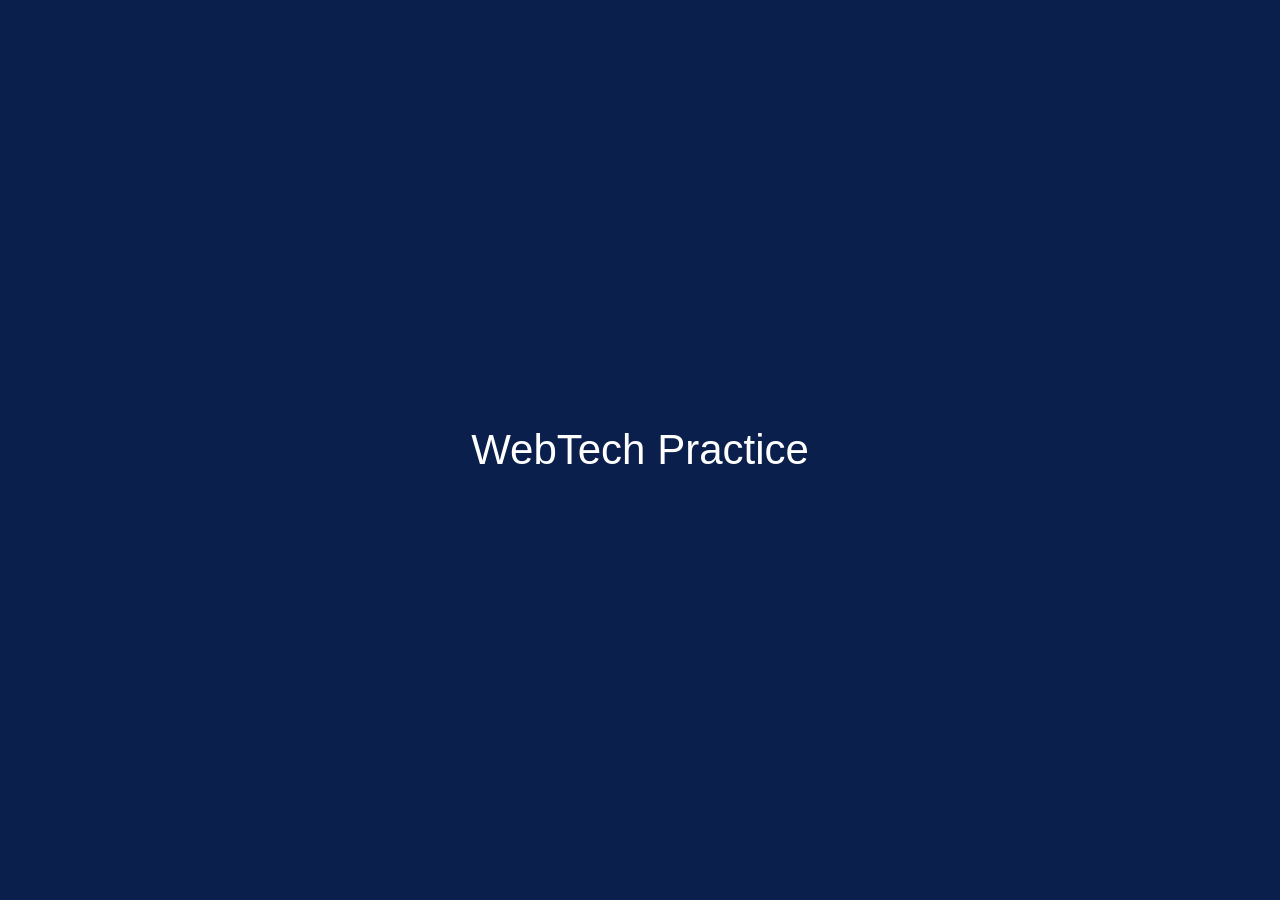
<file: intro.html>
<!DOCTYPE html>
<html lang="en">
<head>
  <meta charset="UTF-8">
  <meta name="viewport" content="width=device-width, initial-scale=1.0">
  <title>WebTech Practice</title>
  <link rel="stylesheet" href="css/style.css">
  <link rel="stylesheet" href="css/intro.css">
</head>
<body>

  <section class="intro-cover">
    <h1>WebTech Practice</h1>
  </section>

</body>
</html>
</file>
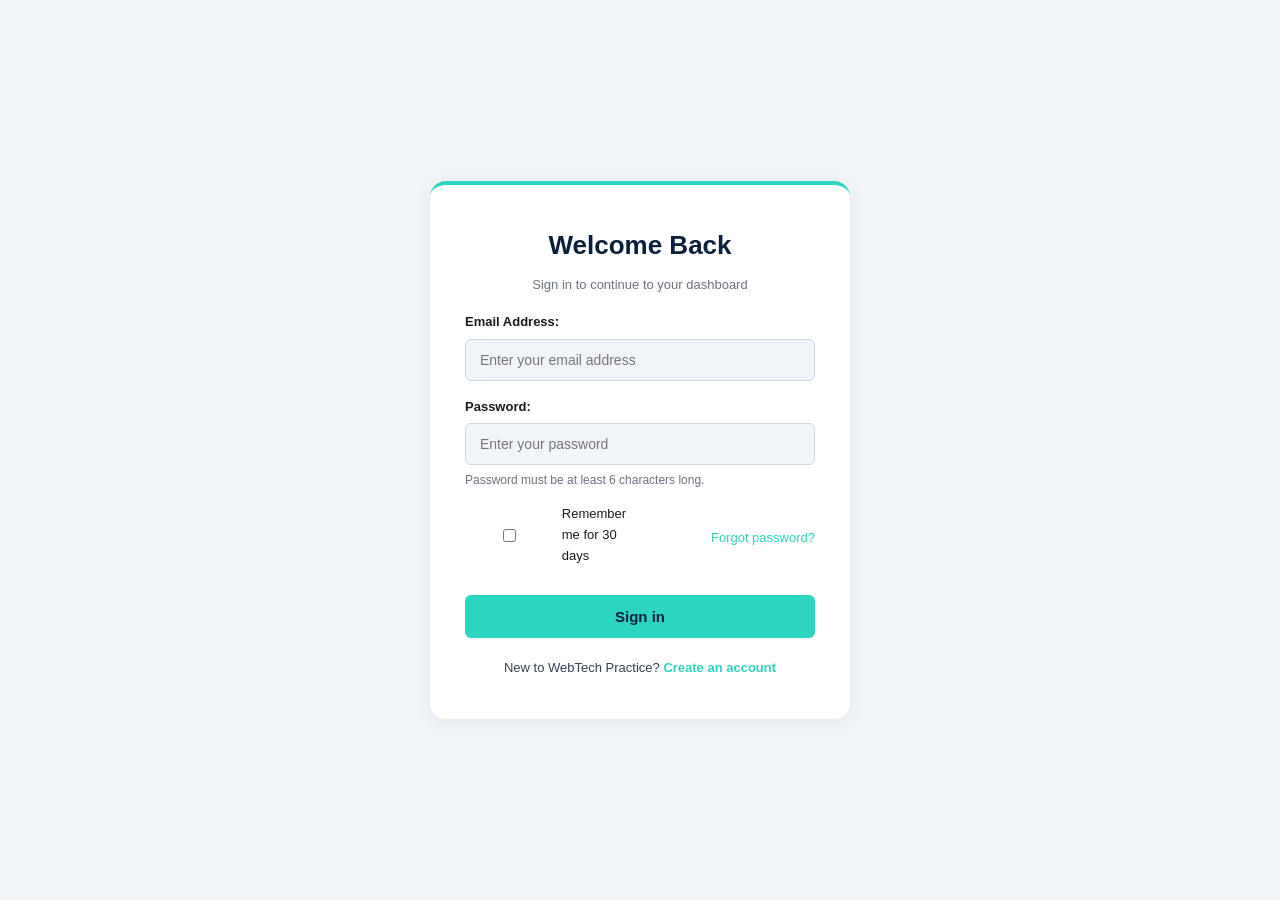
<file: login.html>
<!DOCTYPE html>
<html lang="en">
<head>
  <meta charset="UTF-8">
  <meta name="viewport" content="width=device-width, initial-scale=1.0">
  <title>Login - WebTech Practice</title>
  <link rel="stylesheet" href="css/style.css">
  <link rel="stylesheet" href="css/auth.css">
</head>
<body>

  <div class="auth-card">
    <h1>Welcome Back</h1>
    <p class="subtitle">Sign in to continue to your dashboard</p>

    <form id="loginForm">
      <label for="email">Email Address:</label>
      <input type="email" id="email" name="email" placeholder="Enter your email address" required>

      <label for="password">Password:</label>
      <input type="password" id="password" name="password" placeholder="Enter your password" required>
      <p class="hint">Password must be at least 6 characters long.</p>

      <div class="form-row">
        <label class="checkbox-label">
          <input type="checkbox" name="remember">
          Remember me for 30 days
        </label>
        <a href="#" class="forgot-link">Forgot password?</a>
      </div>

      <button type="submit" class="btn-primary">Sign in</button>
    </form>

    <p class="switch-text">New to WebTech Practice? <a href="signup.html">Create an account</a></p>
  </div>
  <script src="js/storage.js"></script>
<script src="js/auth.js"></script>

</body>
</html>
</file>
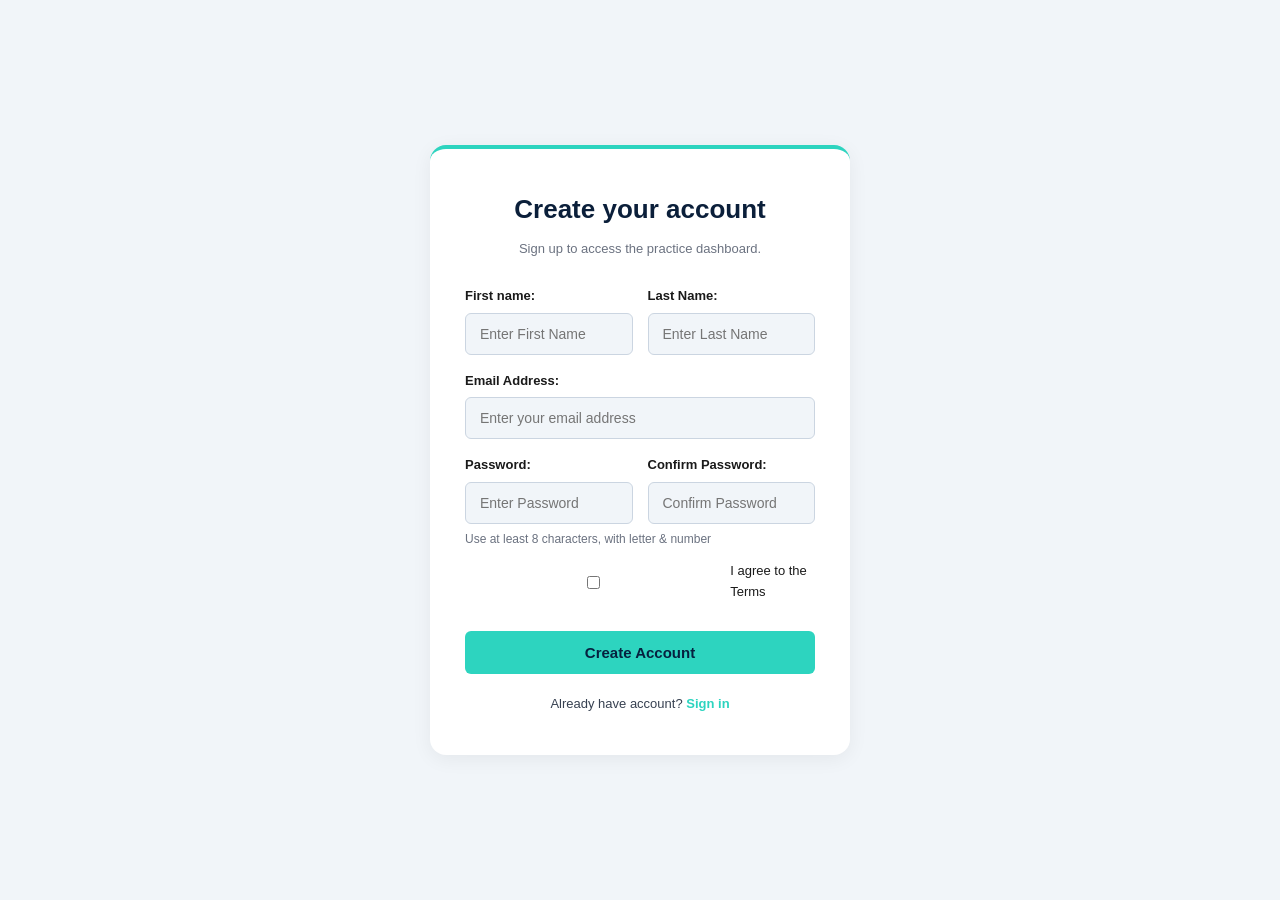
<file: signup.html>
<!DOCTYPE html>
<html lang="en">
<head>
  <meta charset="UTF-8">
  <meta name="viewport" content="width=device-width, initial-scale=1.0">
  <title>Sign Up - WebTech Practice</title>
  <link rel="stylesheet" href="css/style.css">
  <link rel="stylesheet" href="css/auth.css">
</head>
<body>

  <div class="auth-card">
    <h1>Create your account</h1>
    <p class="subtitle">Sign up to access the practice dashboard.</p>

    <form id="signupForm">
      <div class="form-row-split">
        <div>
          <label for="fname">First name:</label>
          <input type="text" id="fname" name="fname" placeholder="Enter First Name" required>
        </div>
        <div>
          <label for="lname">Last Name:</label>
          <input type="text" id="lname" name="lname" placeholder="Enter Last Name" required>
        </div>
      </div>

      <label for="email">Email Address:</label>
      <input type="email" id="email" name="email" placeholder="Enter your email address" required>

      <div class="form-row-split">
        <div>
          <label for="password">Password:</label>
          <input type="password" id="password" name="password" placeholder="Enter Password" required>
        </div>
        <div>
          <label for="cpassword">Confirm Password:</label>
          <input type="password" id="cpassword" name="cpassword" placeholder="Confirm Password" required>
        </div>
      </div>
      <p class="hint">Use at least 8 characters, with letter &amp; number</p>

      <label class="checkbox-label">
        <input type="checkbox" name="terms" required>
        I agree to the Terms
      </label>

      <button type="submit" class="btn-primary">Create Account</button>
    </form>

    <p class="switch-text">Already have account? <a href="login.html">Sign in</a></p>
  </div>
  <script src="js/storage.js"></script>
<script src="js/auth.js"></script>

</body>
</html>
</file>
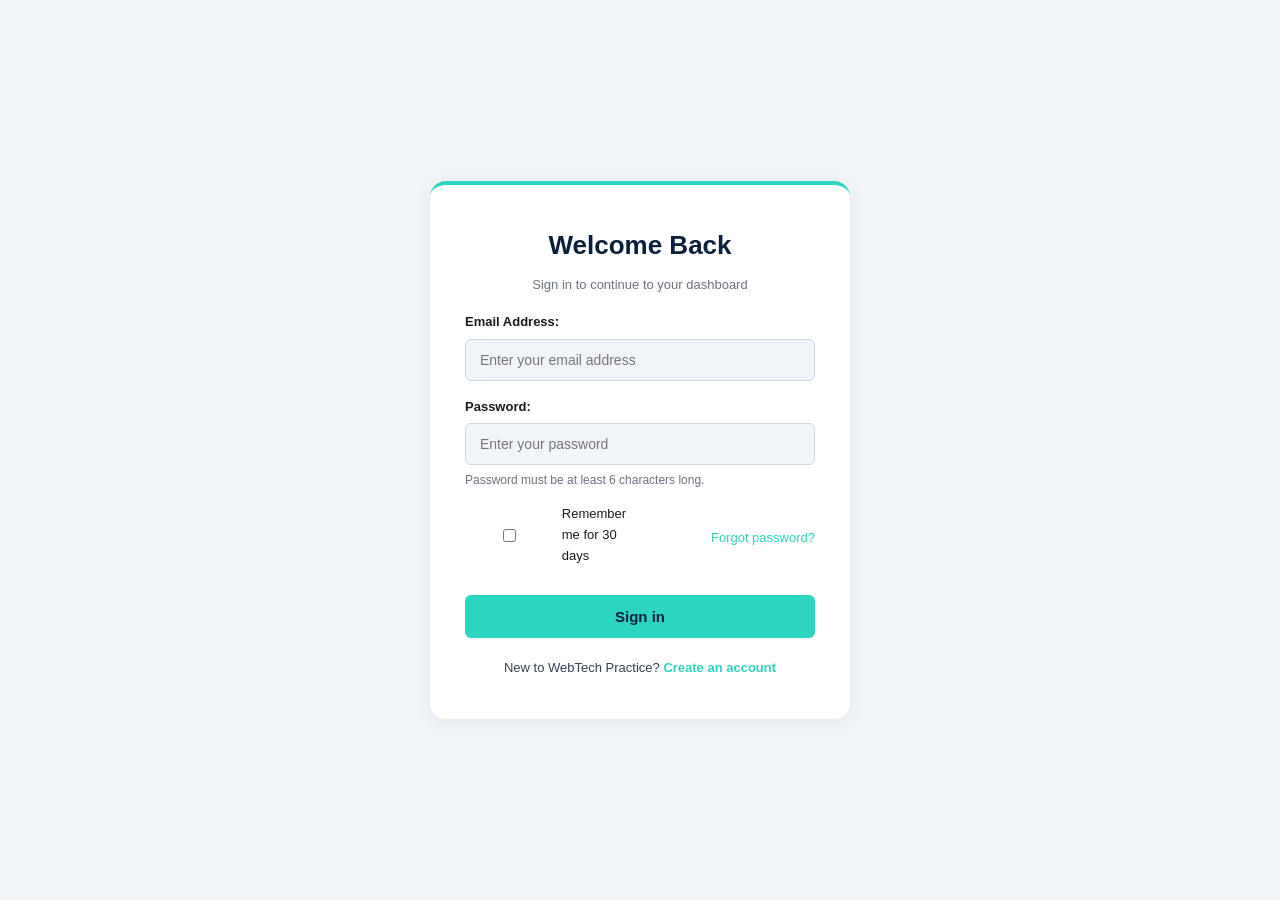
<file: dashboard/help.html>
<!DOCTYPE html>
<html lang="en">
<head>
  <meta charset="UTF-8">
  <meta name="viewport" content="width=device-width, initial-scale=1.0">
  <title>Help &amp; Support - WebTech Practice</title>
  <link rel="stylesheet" href="../css/style.css">
  <link rel="stylesheet" href="../css/dashboard.css">
</head>
<body>

  <header class="dash-topbar">
    <div class="user-info">
      <div class="avatar">DU</div>
      <div>
        <p class="user-name">Demo User</p>
        <p class="user-email">demo@webtech.practice</p>
      </div>
    </div>
    <h2 class="dash-title">WebTech Practice Dashboard</h2>
  </header>

  <div class="dash-layout">

    <aside class="sidebar">
      <p class="sidebar-heading">DASHBOARD</p>
      <nav>
        <ul>
          <li><a href="overview.html">Overview</a></li>
          <li><a href="profile.html">Profile Settings</a></li>
          <li><a href="security.html">Security</a></li>
          <li><a href="notifications.html">Notification</a></li>
        </ul>
      </nav>

      <p class="sidebar-heading">QUICK ACTION</p>
      <nav>
        <ul>
          <li><a href="help.html" class="active">Help &amp; Support</a></li>
        </ul>
      </nav>

      <p class="sidebar-heading">ACCOUNT</p>
      <nav>
        <ul>
          <li><a href="../login.html">Sign out</a></li>
        </ul>
      </nav>
    </aside>

    <main class="dash-main">
      <section class="form-card">
        <h3>Help &amp; Support</h3>

        <h4>❓ Frequently Asked Questions</h4>

        <div class="faq-item">
          <h5>How do I update my profile?</h5>
          <p>Click on "Profile Settings" in the sidebar to edit your personal information, address, and other details.</p>
        </div>

        <div class="faq-item">
          <h5>Is my data secure?</h5>
          <p>This is a demo application that stores data in your browser's localStorage. In a production app, data would be encrypted and stored securely on servers.</p>
        </div>

        <div class="faq-item">
          <h5>How do I change my password?</h5>
          <p>Go to "Security" in the sidebar, enter your current password, then set and confirm your new password.</p>
        </div>

        <h4>📞 Contact Support</h4>
        <p class="section-desc">This is a demonstration application for learning web development. In a real application, you would find contact information and support options here.</p>
      </section>
    </main>

  </div>
  <script src="../js/storage.js"></script>
<script src="../js/dashboard.js"></script>

</body>
</html>
</file>
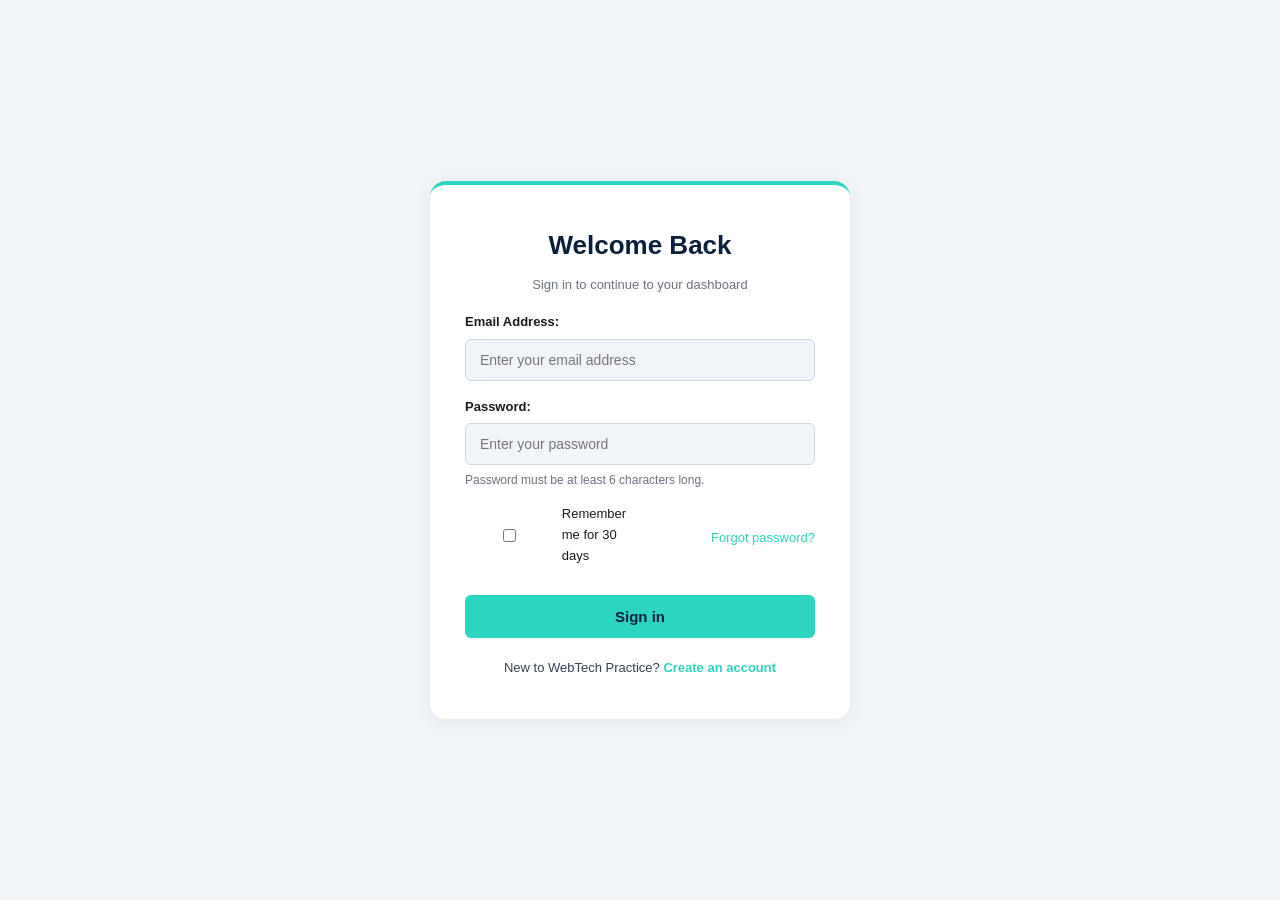
<file: dashboard/notifications.html>
<!DOCTYPE html>
<html lang="en">
<head>
  <meta charset="UTF-8">
  <meta name="viewport" content="width=device-width, initial-scale=1.0">
  <title>Notifications - WebTech Practice</title>
  <link rel="stylesheet" href="../css/style.css">
  <link rel="stylesheet" href="../css/dashboard.css">
</head>
<body>

  <header class="dash-topbar">
    <div class="user-info">
      <div class="avatar">DU</div>
      <div>
        <p class="user-name">Demo User</p>
        <p class="user-email">demo@webtech.practice</p>
      </div>
    </div>
    <h2 class="dash-title">WebTech Practice Dashboard</h2>
  </header>

  <div class="dash-layout">

    <aside class="sidebar">
      <p class="sidebar-heading">DASHBOARD</p>
      <nav>
        <ul>
          <li><a href="overview.html">Overview</a></li>
          <li><a href="profile.html">Profile Settings</a></li>
          <li><a href="security.html">Security</a></li>
          <li><a href="notifications.html" class="active">Notification</a></li>
        </ul>
      </nav>

      <p class="sidebar-heading">QUICK ACTION</p>
      <nav>
        <ul>
          <li><a href="help.html">Help &amp; Support</a></li>
        </ul>
      </nav>

      <p class="sidebar-heading">ACCOUNT</p>
      <nav>
        <ul>
          <li><a href="../login.html">Sign out</a></li>
        </ul>
      </nav>
    </aside>

    <main class="dash-main">
      <section class="form-card">
        <h3>Notifications</h3>

        <h4>🔔 Notification Preferences</h4>
        <p class="section-desc"><a href="#">Manage how and when you receive notifications about your account activity.</a></p>

        <div class="pref-grid">
          <div class="pref-card">
            <h5>✉️ Email Notifications</h5>
            <p>Receive important updates via email</p>
            <label class="checkbox-label">
              <input type="checkbox" checked>
              Enable email notifications
            </label>
          </div>
          <div class="pref-card">
            <h5>🔒 Security Alerts</h5>
            <p>Get notified about security changes</p>
            <label class="checkbox-label">
              <input type="checkbox" checked>
              Enable security alerts
            </label>
          </div>
        </div>

        <h4>Recent Activity</h4>
        <div class="activity-card">
          <label class="checkbox-label">
            <input type="checkbox" checked>
          </label>
          <div>
            <h5>Profile Updated</h5>
            <p>Your profile information was successfully updated</p>
            <span class="activity-time">Today</span>
          </div>
        </div>
      </section>
    </main>

  </div>
  <script src="../js/storage.js"></script>
<script src="../js/dashboard.js"></script>

</body>
</html>
</file>
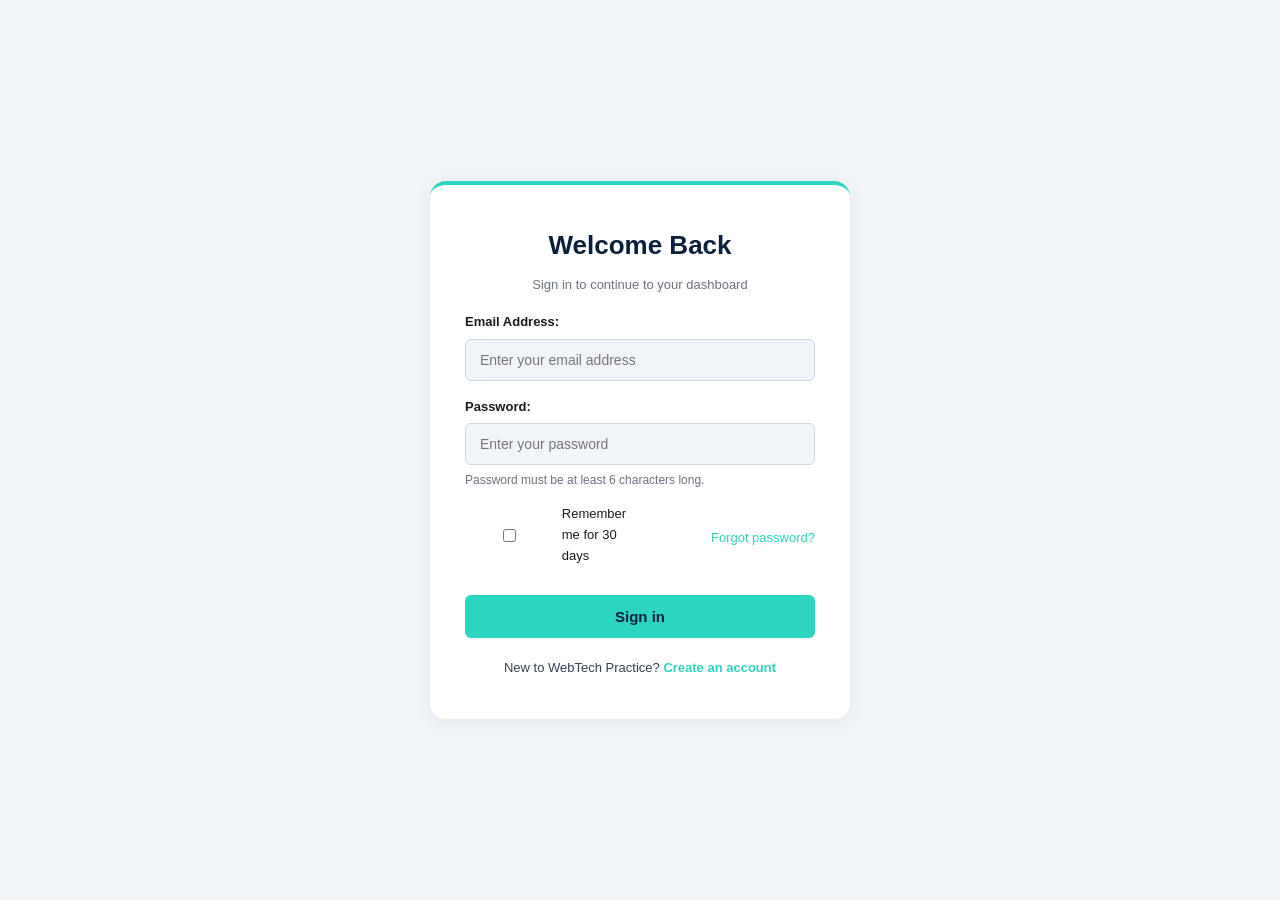
<file: dashboard/overview.html>
<!DOCTYPE html>
<html lang="en">
<head>
  <meta charset="UTF-8">
  <meta name="viewport" content="width=device-width, initial-scale=1.0">
  <title>Dashboard Overview - WebTech Practice</title>
  <link rel="stylesheet" href="../css/style.css">
  <link rel="stylesheet" href="../css/dashboard.css">
</head>
<body>

  <!-- Top bar -->
  <header class="dash-topbar">
    <div class="user-info">
      <div class="avatar">DU</div>
      <div>
        <p class="user-name">Demo User</p>
        <p class="user-email">demo@webtech.practice</p>
      </div>
    </div>
    <h2 class="dash-title">WebTech Practice Dashboard</h2>
  </header>

  <div class="dash-layout">

    <!-- Sidebar -->
    <aside class="sidebar">
      <p class="sidebar-heading">DASHBOARD</p>
      <nav>
        <ul>
          <li><a href="overview.html" class="active">Overview</a></li>
          <li><a href="profile.html">Profile Settings</a></li>
          <li><a href="security.html">Security</a></li>
          <li><a href="notifications.html">Notification</a></li>
        </ul>
      </nav>

      <p class="sidebar-heading">QUICK ACTION</p>
      <nav>
        <ul>
          <li><a href="help.html">Help &amp; Support</a></li>
        </ul>
      </nav>

      <p class="sidebar-heading">ACCOUNT</p>
      <nav>
        <ul>
          <li><a href="../login.html">Sign out</a></li>
        </ul>
      </nav>
    </aside>

    <!-- Main content -->
    <main class="dash-main">
      <section class="welcome-card">
        <h3>Welcome back, Demo User</h3>
        <p>Manage your profile settings and account preferences. Your data is securely stored in your browser's localStorage.</p>

        <div class="stat-grid">
          <div class="stat-card">
            <h4>Theme</h4>
            <p>Dark/Light mode persisted across all pages</p>
          </div>
          <div class="stat-card">
            <h4>Authentication</h4>
            <p>Secure session stored in browser storage</p>
          </div>
          <div class="stat-card">
            <h4>Profile</h4>
            <p>20% profile completed (1/5 fields)</p>
          </div>
          <div class="stat-card">
            <h4>Security</h4>
            <p>Password protection and account security</p>
          </div>
        </div>
      </section>

      <section class="quick-actions">
        <h3>Quick Actions</h3>
        <div class="action-grid">
          <a href="profile.html" class="action-card">
            <h4>Edit Profile</h4>
            <p>Update your personal information</p>
          </a>
          <a href="security.html" class="action-card">
            <h4>Change Password</h4>
            <p>Update your Account security</p>
          </a>
        </div>
      </section>
    </main>

  </div>
  <script src="../js/storage.js"></script>
<script src="../js/dashboard.js"></script>

</body>
</html>
</file>
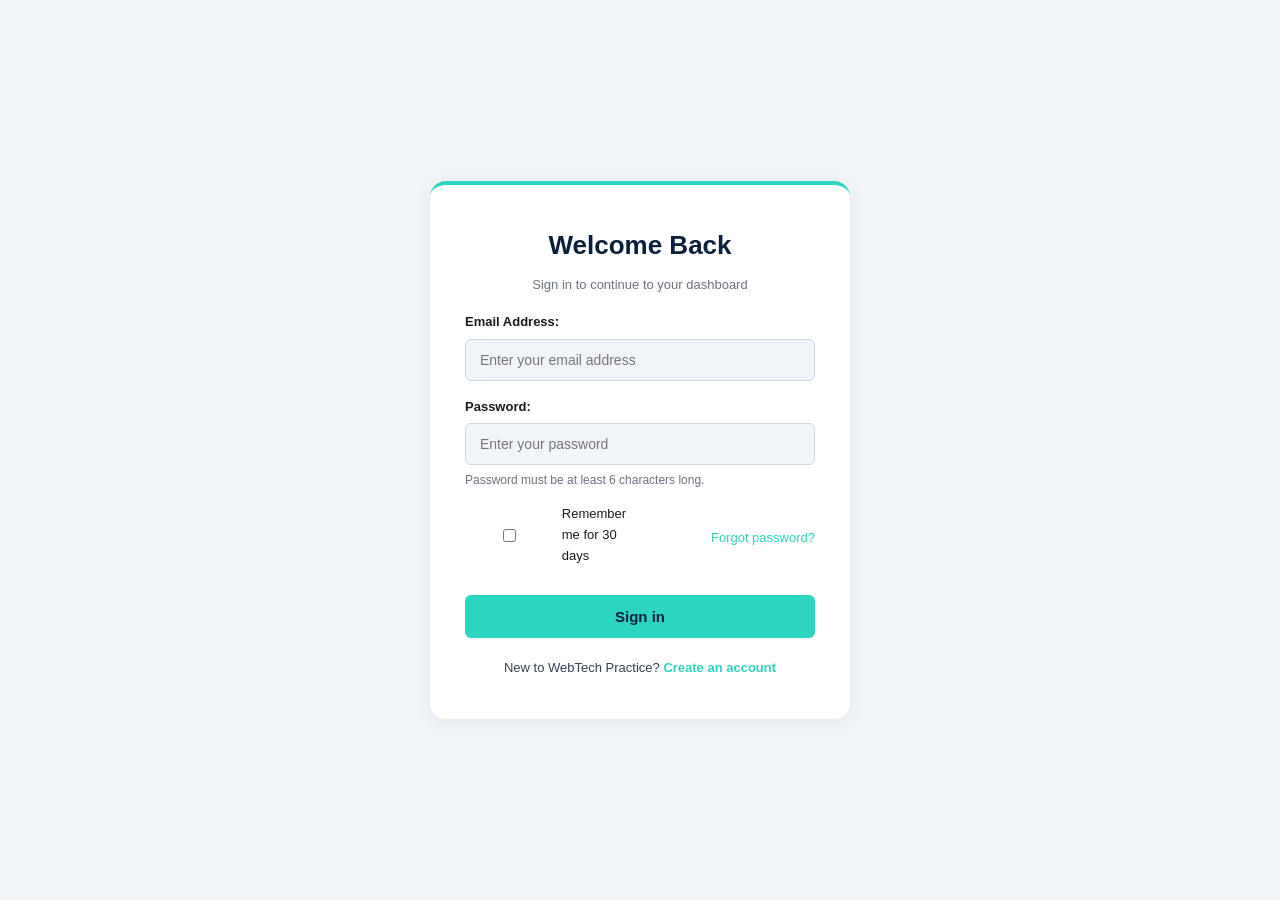
<file: dashboard/profile.html>
<!DOCTYPE html>
<html lang="en">
<head>
  <meta charset="UTF-8">
  <meta name="viewport" content="width=device-width, initial-scale=1.0">
  <title>Profile Settings - WebTech Practice</title>
  <link rel="stylesheet" href="../css/style.css">
  <link rel="stylesheet" href="../css/dashboard.css">
</head>
<body>

  <header class="dash-topbar">
    <div class="user-info">
      <div class="avatar">DU</div>
      <div>
        <p class="user-name">Demo User</p>
        <p class="user-email">demo@webtech.practice</p>
      </div>
    </div>
    <h2 class="dash-title">WebTech Practice Dashboard</h2>
  </header>

  <div class="dash-layout">

    <aside class="sidebar">
      <p class="sidebar-heading">DASHBOARD</p>
      <nav>
        <ul>
          <li><a href="overview.html">Overview</a></li>
          <li><a href="profile.html" class="active">Profile Settings</a></li>
          <li><a href="security.html">Security</a></li>
          <li><a href="notifications.html">Notification</a></li>
        </ul>
      </nav>

      <p class="sidebar-heading">QUICK ACTION</p>
      <nav>
        <ul>
          <li><a href="help.html">Help &amp; Support</a></li>
        </ul>
      </nav>

      <p class="sidebar-heading">ACCOUNT</p>
      <nav>
        <ul>
          <li><a href="../login.html">Sign out</a></li>
        </ul>
      </nav>
    </aside>

    <main class="dash-main">
      <section class="form-card">
        <h3>Profile Settings</h3>

        <form>
          <h4>Personal Information</h4>

          <div class="form-row-split">
            <div>
              <label for="fullname">Full Name</label>
              <input type="text" id="fullname" name="fullname" value="Demo User">
            </div>
            <div>
              <label for="dob">Date of Birth</label>
              <input type="date" id="dob" name="dob">
            </div>
          </div>

          <div class="form-row-split">
            <div>
              <label for="email">Email Address</label>
              <input type="email" id="email" name="email" value="demo@gmail.com">
            </div>
            <div>
              <label for="phone">Phone Number</label>
              <input type="tel" id="phone" name="phone" placeholder="+91 9876543210">
            </div>
          </div>

          <h4>Address Information</h4>

          <label for="address">Street Address</label>
          <textarea id="address" name="address" placeholder="Enter your complete address"></textarea>

          <div class="form-row-split">
            <div>
              <label for="pincode">PIN Code</label>
              <input type="text" id="pincode" name="pincode" placeholder="123456">
            </div>
            <div>
              <label for="city">City</label>
              <input type="text" id="city" name="city" placeholder="Ranchi">
            </div>
          </div>

          <div class="form-row-split">
            <div>
              <label for="country">Country</label>
              <input type="text" id="country" name="country" placeholder="India">
            </div>
            <div>
              <label for="github">GitHub Profile</label>
              <input type="url" id="github" name="github" placeholder="https://github.com/username">
            </div>
          </div>

          <div class="form-buttons">
            <button type="reset" class="btn-secondary">Cancel changes</button>
            <button type="submit" class="btn-primary">Save changes</button>
          </div>
        </form>
      </section>
    </main>
  </div>
  <script src="../js/storage.js"></script>
<script src="../js/dashboard.js"></script>
</body>
</html>
</file>
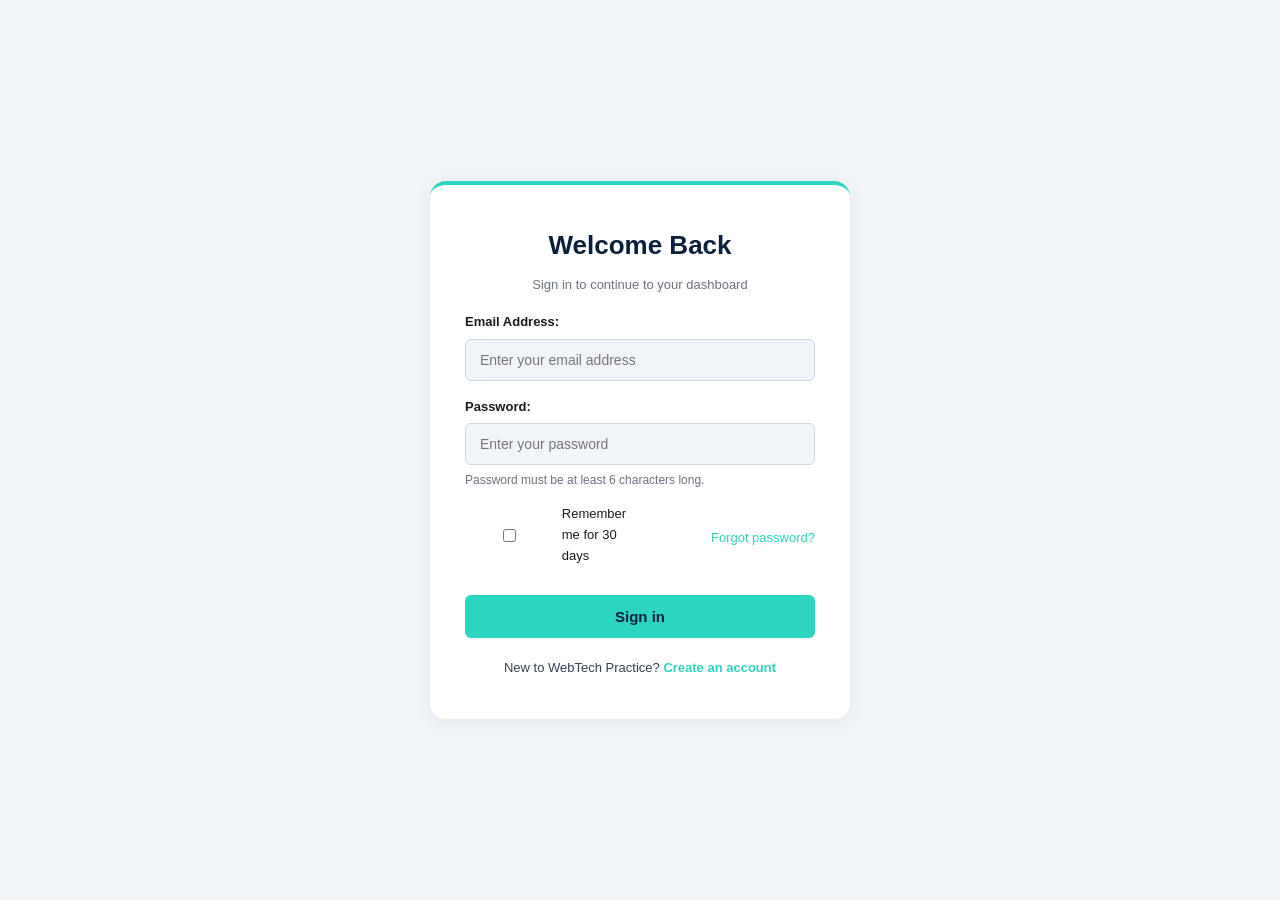
<file: dashboard/security.html>
<!DOCTYPE html>
<html lang="en">
<head>
  <meta charset="UTF-8">
  <meta name="viewport" content="width=device-width, initial-scale=1.0">
  <title>Security - WebTech Practice</title>
  <link rel="stylesheet" href="../css/style.css">
  <link rel="stylesheet" href="../css/dashboard.css">
</head>
<body>

  <header class="dash-topbar">
    <div class="user-info">
      <div class="avatar">DU</div>
      <div>
        <p class="user-name">Demo User</p>
        <p class="user-email">demo@webtech.practice</p>
      </div>
    </div>
    <h2 class="dash-title">WebTech Practice Dashboard</h2>
  </header>

  <div class="dash-layout">

    <aside class="sidebar">
      <p class="sidebar-heading">DASHBOARD</p>
      <nav>
        <ul>
          <li><a href="overview.html">Overview</a></li>
          <li><a href="profile.html">Profile Settings</a></li>
          <li><a href="security.html" class="active">Security</a></li>
          <li><a href="notifications.html">Notification</a></li>
        </ul>
      </nav>

      <p class="sidebar-heading">QUICK ACTION</p>
      <nav>
        <ul>
          <li><a href="help.html">Help &amp; Support</a></li>
        </ul>
      </nav>

      <p class="sidebar-heading">ACCOUNT</p>
      <nav>
        <ul>
          <li><a href="../login.html">Sign out</a></li>
        </ul>
      </nav>
    </aside>

    <main class="dash-main">
      <section class="form-card">
        <h3>Security Settings</h3>

        <h4>Security Settings</h4>
        <p class="section-desc">Keep your account secure by using a strong password and changing it regularly.</p>

        <form>
          <div class="form-row-split">
            <div>
              <label for="currentpass">Current Password</label>
              <input type="password" id="currentpass" name="currentpass" placeholder="Enter current password">
            </div>
            <div>
              <label for="newpass">New Password</label>
              <input type="password" id="newpass" name="newpass" placeholder="Minimum 6 characters">
            </div>
          </div>

          <label for="confirmpass">Confirm New Password</label>
          <input type="password" id="confirmpass" name="confirmpass" placeholder="Re-enter new password">

          <div class="form-buttons">
            <button type="reset" class="btn-secondary">Clear</button>
            <button type="submit" class="btn-primary">Update Password</button>
          </div>
        </form>

        <hr>

        <h4>Security Information</h4>
        <div class="info-grid">
          <div class="info-card">
            <h5>Account Created</h5>
            <p>8/31/2025</p>
          </div>
          <div class="info-card">
            <h5>Last Updated</h5>
            <p>Never updated</p>
          </div>
          <div class="info-card">
            <h5>Session</h5>
            <p>Current browser session active</p>
          </div>
        </div>
      </section>
    </main>
<script src="../js/storage.js"></script>
<script src="../js/dashboard.js"></script>
  </div>

</body>
</html>
</file>
<file: css/style.css>
/* ===== THEME VARIABLES ===== */
:root {
  --bg-color: #f1f5f9;
  --text-color: #1a1a1a;
  --card-bg: #ffffff;
  --navbar-bg: #0b1f4d;
}

body.dark-theme {
  --bg-color: #0f172a;
  --text-color: #f1f5f9;
  --card-bg: #1e293b;
  --navbar-bg: #000000;
}

/* Reset */
* {
  margin: 0;
  padding: 0;
  box-sizing: border-box;
}

body {
  font-family: 'Segoe UI', Arial, sans-serif;
  background-color: var(--bg-color);
  color: var(--text-color);
  line-height: 1.6;
  transition: background-color 0.3s, color 0.3s;
}

a {
  text-decoration: none;
  color: inherit;
}

ul {
  list-style: none;
}

img {
  max-width: 100%;
  display: block;
}

/* Common Buttons */
.btn-primary {
  background-color: #2dd4bf;
  color: #06213f;
  padding: 10px 20px;
  border-radius: 6px;
  font-weight: 600;
  border: none;
  cursor: pointer;
  display: inline-block;
}

.btn-primary:hover {
  background-color: #26bfa9;
}

.btn-secondary {
  background-color: #ffffff;
  color: #1a1a1a;
  border: 1px solid #cbd5e1;
  padding: 10px 20px;
  border-radius: 6px;
  font-weight: 600;
  cursor: pointer;
}

.btn-secondary:hover {
  background-color: #f1f5f9;
}

.btn-link {
  color: #1a1a1a;
  font-weight: 500;
  padding: 10px 15px;
}

.theme-btn {
  background: none;
  border: 1px solid #ffffff;
  color: #ffffff;
  padding: 8px 14px;
  border-radius: 6px;
  cursor: pointer;
  font-size: 14px;
}

button {
  font-family: inherit;
}

/* Section common spacing */
section {
  padding: 60px 40px;
}

h1, h2, h3, h4 {
  color: #0b1f3a;
}

/* Common Form Elements */
form label {
  display: block;
  font-size: 13px;
  font-weight: 600;
  margin-bottom: 6px;
  margin-top: 16px;
}

form input,
form textarea {
  width: 100%;
  padding: 12px 14px;
  border: 1px solid #cbd5e1;
  border-radius: 6px;
  background-color: #f1f5f9;
  font-size: 14px;
  outline: none;
}

form input:focus,
form textarea:focus {
  border-color: #2dd4bf;
  background-color: #ffffff;
}

form textarea {
  resize: vertical;
  min-height: 70px;
}

.hint {
  font-size: 12px;
  color: #6b7280;
  margin-top: 6px;
}

.checkbox-label {
  display: flex;
  align-items: center;
  gap: 8px;
  font-size: 13px;
  font-weight: 400;
  margin-top: 12px;
}

.form-row-split {
  display: flex;
  gap: 15px;
}

.form-row-split > div {
  flex: 1;
}
</file>
<file: css/intro.css>
body {
  margin: 0;
}

.intro-cover {
  background-color: #0b1f4d;
  height: 100vh;
  display: flex;
  align-items: center;
  justify-content: center;
  padding: 0;
}

.intro-cover h1 {
  color: #ffffff;
  font-size: 42px;
  font-weight: 500;
}
</file>
<file: css/auth.css>
body {
  background-color: #f1f5f9;
  min-height: 100vh;
  display: flex;
  align-items: center;
  justify-content: center;
  padding: 40px 20px;
}

.auth-card {
  background-color: #ffffff;
  max-width: 420px;
  width: 100%;
  padding: 40px 35px;
  border-radius: 16px;
  border-top: 4px solid #2dd4bf;
  box-shadow: 0 4px 20px rgba(0, 0, 0, 0.06);
}

.auth-card h1 {
  font-size: 26px;
  text-align: center;
  margin-bottom: 8px;
}

.auth-card .subtitle {
  text-align: center;
  font-size: 13px;
  color: #6b7280;
  margin-bottom: 10px;
}

.form-row {
  display: flex;
  justify-content: space-between;
  align-items: center;
  margin-top: 14px;
}

.form-row .checkbox-label {
  margin-top: 0;
}

.forgot-link {
  font-size: 13px;
  color: #2dd4bf;
  font-weight: 500;
}

.auth-card .btn-primary {
  width: 100%;
  padding: 13px;
  margin-top: 22px;
  font-size: 15px;
}

.switch-text {
  text-align: center;
  font-size: 13px;
  margin-top: 20px;
  color: #374151;
}

.switch-text a {
  color: #2dd4bf;
  font-weight: 600;
}
</file>
<file: css/dashboard.css>
body {
  background-color: #f1f5f9;
}

/* Top bar */
.dash-topbar {
  background-color: #0b1f4d;
  color: #ffffff;
  display: flex;
  align-items: center;
  gap: 40px;
  padding: 14px 25px;
}

.user-info {
  display: flex;
  align-items: center;
  gap: 10px;
  background-color: #ffffff;
  color: #1a1a1a;
  padding: 6px 14px;
  border-radius: 8px;
}

.avatar {
  background-color: #0b1f4d;
  color: #ffffff;
  width: 36px;
  height: 36px;
  border-radius: 50%;
  display: flex;
  align-items: center;
  justify-content: center;
  font-size: 13px;
  font-weight: 700;
}

.user-name {
  font-size: 13px;
  font-weight: 700;
}

.user-email {
  font-size: 11px;
  color: #6b7280;
}

.dash-title {
  font-size: 16px;
  font-weight: 600;
}

/* Layout: sidebar + main */
.dash-layout {
  display: flex;
  min-height: calc(100vh - 62px);
}

.sidebar {
  background-color: #ffffff;
  width: 240px;
  padding: 25px 15px;
  border-right: 1px solid #e5e7eb;
  display: flex;
  flex-direction: column;
}

.sidebar-heading {
  font-size: 11px;
  font-weight: 700;
  color: #9ca3af;
  margin: 20px 10px 8px 10px;
  letter-spacing: 0.5px;
}

.sidebar nav ul li a {
  display: block;
  padding: 10px 12px;
  border-radius: 6px;
  font-size: 14px;
  color: #374151;
  margin-bottom: 4px;
}

.sidebar nav ul li a:hover {
  background-color: #f1f5f9;
}

.sidebar nav ul li a.active {
  background-color: #ecfdf5;
  border: 1px solid #2dd4bf;
  color: #0b1f4d;
  font-weight: 600;
}

.sidebar nav:last-of-type {
  margin-top: auto;
}

/* Main content */
.dash-main {
  flex: 1;
  padding: 30px;
}

.welcome-card,
.form-card {
  background-color: #ffffff;
  border: 1px solid #2dd4bf;
  border-radius: 12px;
  padding: 30px;
  margin-bottom: 25px;
}

.welcome-card h3,
.form-card h3 {
  font-size: 20px;
  margin-bottom: 8px;
}

.welcome-card > p,
.section-desc {
  font-size: 13px;
  color: #6b7280;
  margin-bottom: 25px;
}

.form-card h4 {
  font-size: 15px;
  margin-top: 20px;
  margin-bottom: 5px;
}

/* Overview stat cards */
.stat-grid {
  display: grid;
  grid-template-columns: repeat(4, 1fr);
  gap: 15px;
}

.stat-card {
  border: 1px solid #e5e7eb;
  border-radius: 8px;
  padding: 15px;
}

.stat-card h4 {
  font-size: 14px;
  margin-bottom: 6px;
  margin-top: 0;
}

.stat-card p {
  font-size: 12px;
  color: #6b7280;
  margin-bottom: 12px;
}

.stat-card::after {
  content: "";
  display: block;
  height: 4px;
  background-color: #0b1f4d;
  border-radius: 2px;
  width: 70%;
}

/* Quick Actions */
.quick-actions h3 {
  font-size: 17px;
  margin-bottom: 15px;
}

.action-grid {
  display: grid;
  grid-template-columns: repeat(2, 1fr);
  gap: 15px;
}

.action-card {
  background-color: #f8fafc;
  border: 1px solid #e5e7eb;
  border-radius: 8px;
  padding: 20px;
  text-align: center;
}

.action-card h4 {
  font-size: 14px;
  margin-bottom: 5px;
}

.action-card p {
  font-size: 12px;
  color: #6b7280;
}

/* Form buttons row (Profile / Security) */
.form-buttons {
  display: flex;
  justify-content: flex-end;
  gap: 12px;
  margin-top: 25px;
}

/* Security info cards */
.info-grid {
  display: grid;
  grid-template-columns: repeat(3, 1fr);
  gap: 15px;
  margin-top: 15px;
}

.info-card {
  border: 1px solid #2dd4bf;
  border-radius: 8px;
  padding: 15px;
}

.info-card h5 {
  font-size: 13px;
  margin-bottom: 4px;
}

.info-card p {
  font-size: 12px;
  color: #6b7280;
}

hr {
  border: none;
  border-top: 1px solid #e5e7eb;
  margin: 25px 0;
}
/* Notifications page */
.pref-grid {
  display: grid;
  grid-template-columns: repeat(2, 1fr);
  gap: 15px;
  margin-bottom: 20px;
}

.pref-card {
  border: 1px solid #2dd4bf;
  border-radius: 8px;
  padding: 15px;
}

.pref-card h5 {
  font-size: 14px;
  margin-bottom: 4px;
}

.pref-card p {
  font-size: 12px;
  color: #6b7280;
  margin-bottom: 10px;
}

.activity-card {
  border: 1px solid #2dd4bf;
  border-radius: 8px;
  padding: 15px;
  display: flex;
  gap: 12px;
  align-items: flex-start;
}

.activity-card h5 {
  font-size: 14px;
}

.activity-card p {
  font-size: 12px;
  color: #6b7280;
}

.activity-time {
  font-size: 11px;
  color: #9ca3af;
}
/* Help & Support FAQ */
.faq-item {
  background-color: #f8fafc;
  border-radius: 8px;
  padding: 15px 18px;
  margin-bottom: 12px;
}

.faq-item h5 {
  font-size: 14px;
  margin-bottom: 6px;
}

.faq-item p {
  font-size: 13px;
  color: #6b7280;
}
</file>
